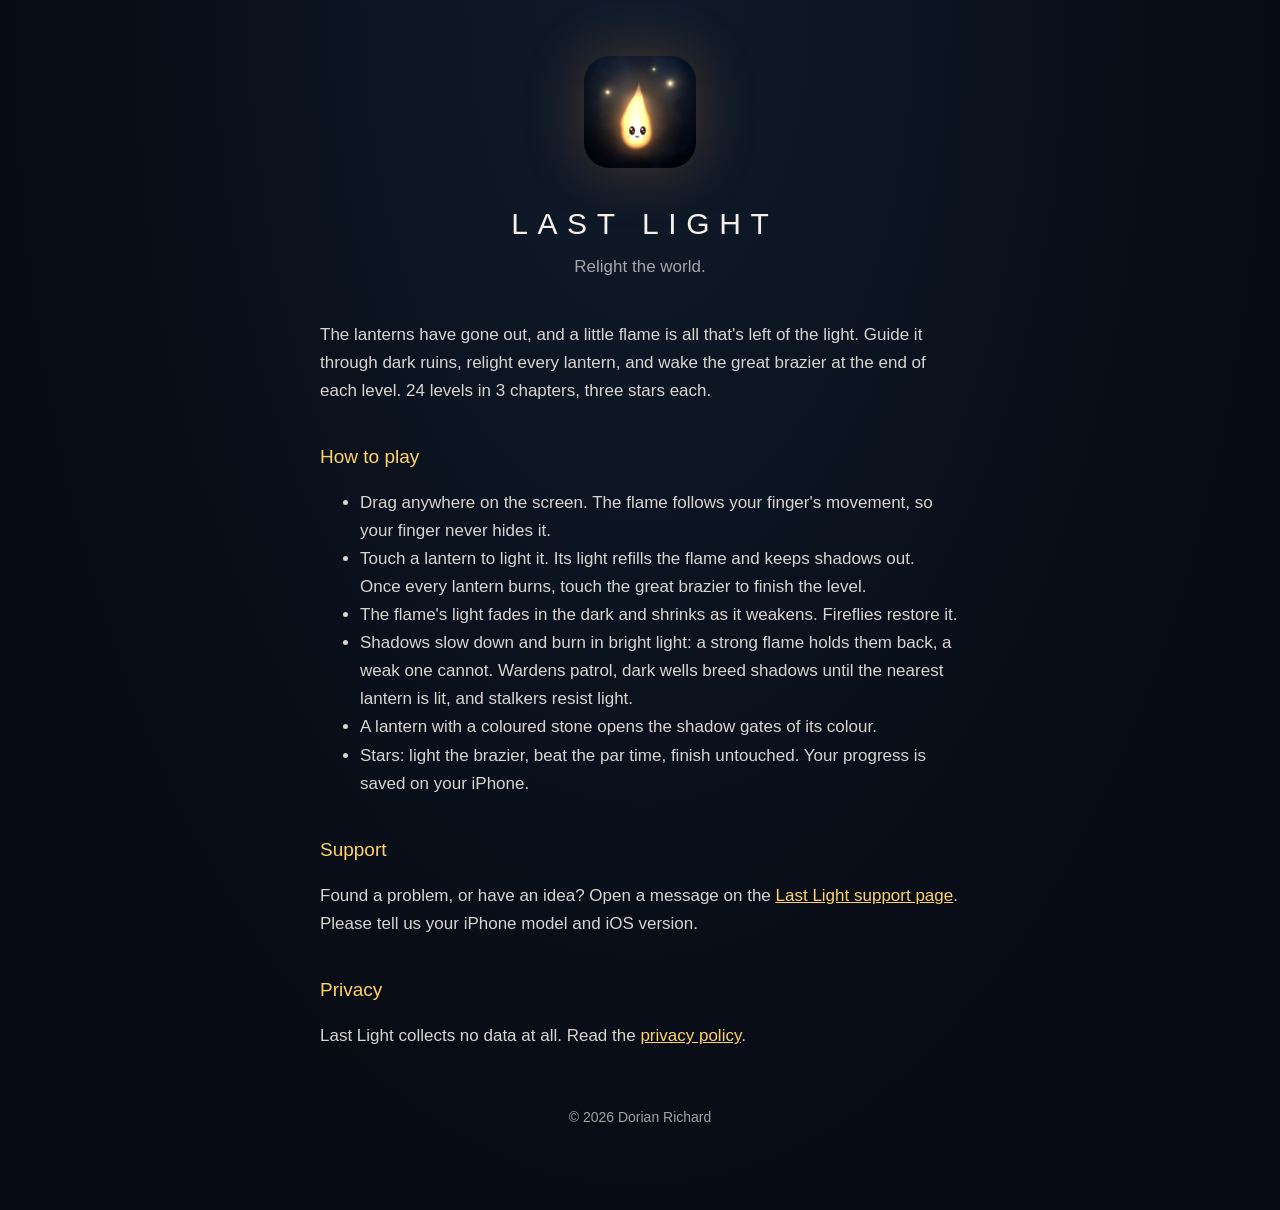
<file: index.html>
<!doctype html>
<html lang="en">
<head>
<meta charset="utf-8"><meta name="viewport" content="width=device-width, initial-scale=1">
<title>Last Light: Support</title>
<link rel="stylesheet" href="style.css">
</head>
<body><main>
<div class="brand"><img src="icon.png" alt="Last Light app icon"><h1>LAST LIGHT</h1><p class="tag">Relight the world.</p></div>

<p>The lanterns have gone out, and a little flame is all that's left of the light. Guide it through dark ruins, relight every lantern, and wake the great brazier at the end of each level. 24 levels in 3 chapters, three stars each.</p>

<h2>How to play</h2>
<ul>
<li>Drag anywhere on the screen. The flame follows your finger's movement, so your finger never hides it.</li>
<li>Touch a lantern to light it. Its light refills the flame and keeps shadows out. Once every lantern burns, touch the great brazier to finish the level.</li>
<li>The flame's light fades in the dark and shrinks as it weakens. Fireflies restore it.</li>
<li>Shadows slow down and burn in bright light: a strong flame holds them back, a weak one cannot. Wardens patrol, dark wells breed shadows until the nearest lantern is lit, and stalkers resist light.</li>
<li>A lantern with a coloured stone opens the shadow gates of its colour.</li>
<li>Stars: light the brazier, beat the par time, finish untouched. Your progress is saved on your iPhone.</li>
</ul>

<h2>Support</h2>
<p>Found a problem, or have an idea? Open a message on the
<a href="https://github.com/dorian-richard/last-light/issues/new">Last Light support page</a>.
Please tell us your iPhone model and iOS version.</p>

<h2>Privacy</h2>
<p>Last Light collects no data at all. Read the <a href="privacy.html">privacy policy</a>.</p>

<footer>© 2026 Dorian Richard</footer>
</main></body>
</html>
</file>
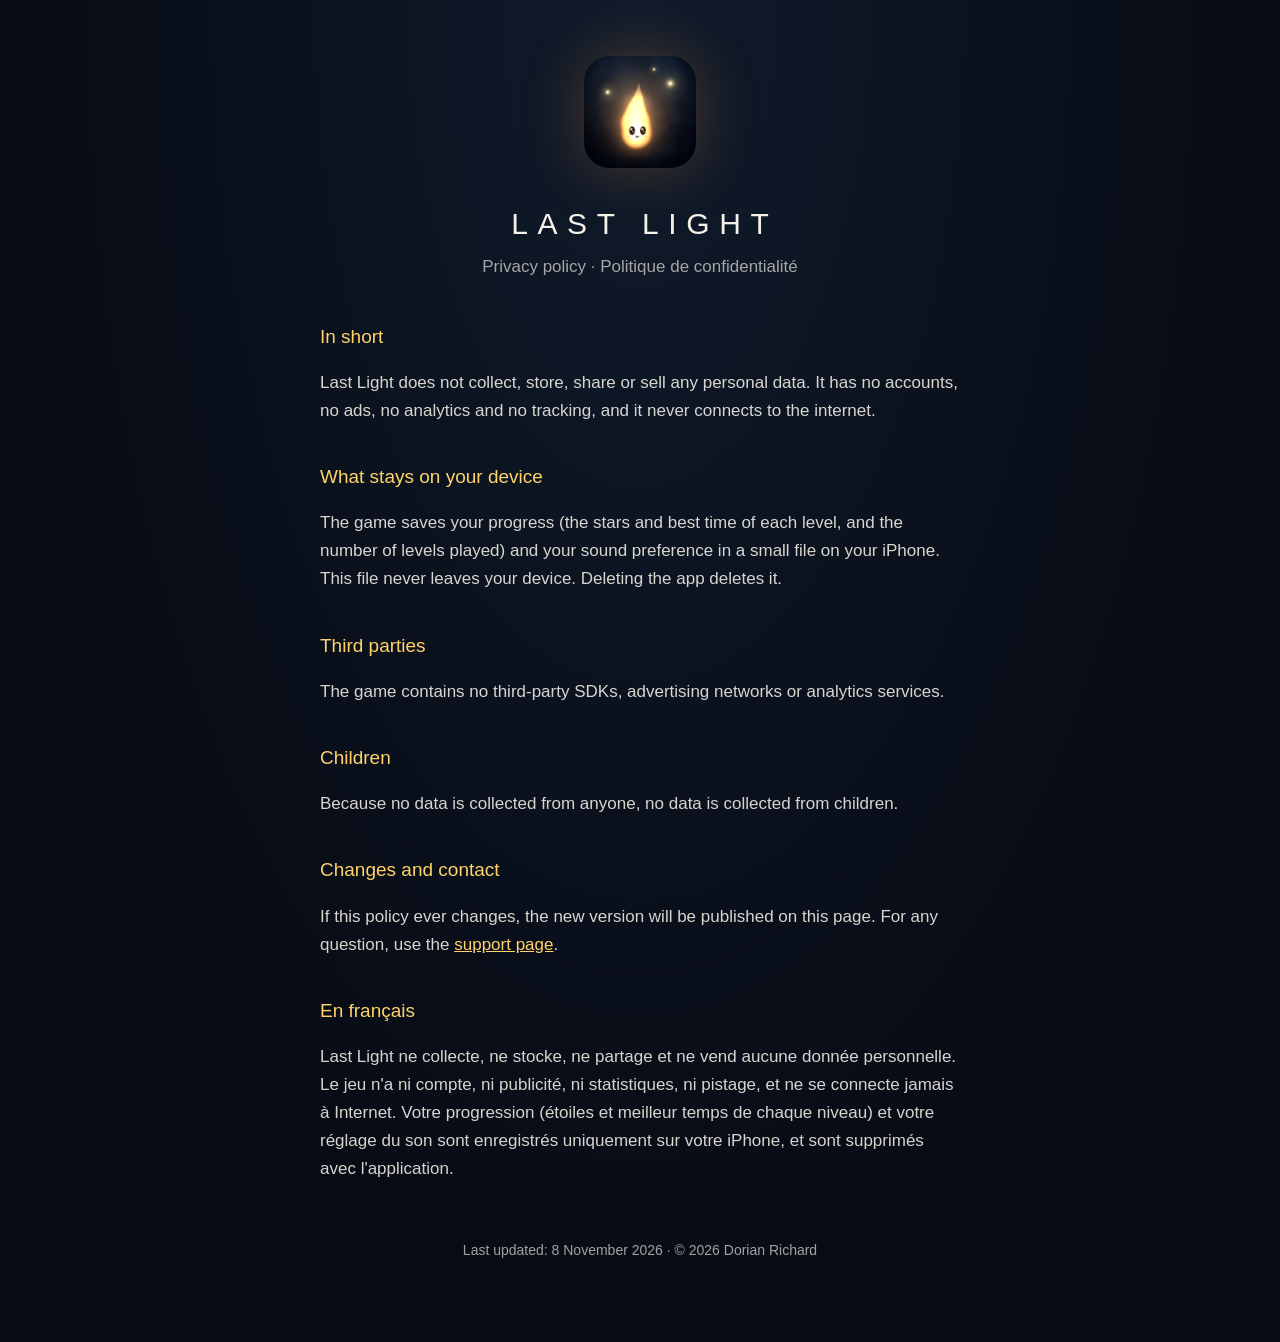
<file: privacy.html>
<!doctype html>
<html lang="en">
<head>
<meta charset="utf-8"><meta name="viewport" content="width=device-width, initial-scale=1">
<title>Last Light: Privacy Policy</title>
<link rel="stylesheet" href="style.css">
</head>
<body><main>
<div class="brand"><a href="index.html"><img src="icon.png" alt="Last Light app icon"></a><h1>LAST LIGHT</h1><p class="tag">Privacy policy · Politique de confidentialité</p></div>

<h2>In short</h2>
<p>Last Light does not collect, store, share or sell any personal data. It has no accounts, no ads, no analytics and no tracking, and it never connects to the internet.</p>

<h2>What stays on your device</h2>
<p>The game saves your progress (the stars and best time of each level, and the number of levels played) and your sound preference in a small file on your iPhone. This file never leaves your device. Deleting the app deletes it.</p>

<h2>Third parties</h2>
<p>The game contains no third-party SDKs, advertising networks or analytics services.</p>

<h2>Children</h2>
<p>Because no data is collected from anyone, no data is collected from children.</p>

<h2>Changes and contact</h2>
<p>If this policy ever changes, the new version will be published on this page. For any question, use the <a href="https://github.com/dorian-richard/last-light/issues/new">support page</a>.</p>

<h2>En français</h2>
<p>Last Light ne collecte, ne stocke, ne partage et ne vend aucune donnée personnelle. Le jeu n'a ni compte, ni publicité, ni statistiques, ni pistage, et ne se connecte jamais à Internet. Votre progression (étoiles et meilleur temps de chaque niveau) et votre réglage du son sont enregistrés uniquement sur votre iPhone, et sont supprimés avec l'application.</p>

<footer>Last updated: 8 November 2026 · © 2026 Dorian Richard</footer>
</main></body>
</html>
</file>
<file: style.css>
:root { --bg:#070B14; --mid:#101B2B; --gold:#FFD36A; --text:#F5F0E8; --muted:#F5F0E8a8; }
* { box-sizing: border-box; }
body { margin:0; background: radial-gradient(ellipse at 50% 0%, var(--mid), var(--bg) 70%); background-color: var(--bg); color: var(--text);
  font: 17px/1.65 -apple-system, BlinkMacSystemFont, "Helvetica Neue", Arial, sans-serif; min-height:100vh; }
main { max-width: 680px; margin: 0 auto; padding: 56px 20px 80px; }
.brand { text-align:center; margin-bottom: 40px; }
.brand img { width: 112px; height: 112px; border-radius: 26px; box-shadow: 0 0 60px #FF9C4240; }
h1 { font-weight: 200; letter-spacing: .32em; font-size: 30px; margin: 22px 0 4px; padding-left:.32em; }
.tag { color: var(--muted); margin: 0; }
h2 { font-weight: 500; font-size: 19px; color: var(--gold); margin-top: 36px; }
a { color: var(--gold); }
p, li { color: #F5F0E8e0; }
footer { margin-top: 56px; text-align:center; color: var(--muted); font-size: 14px; }
</file>
